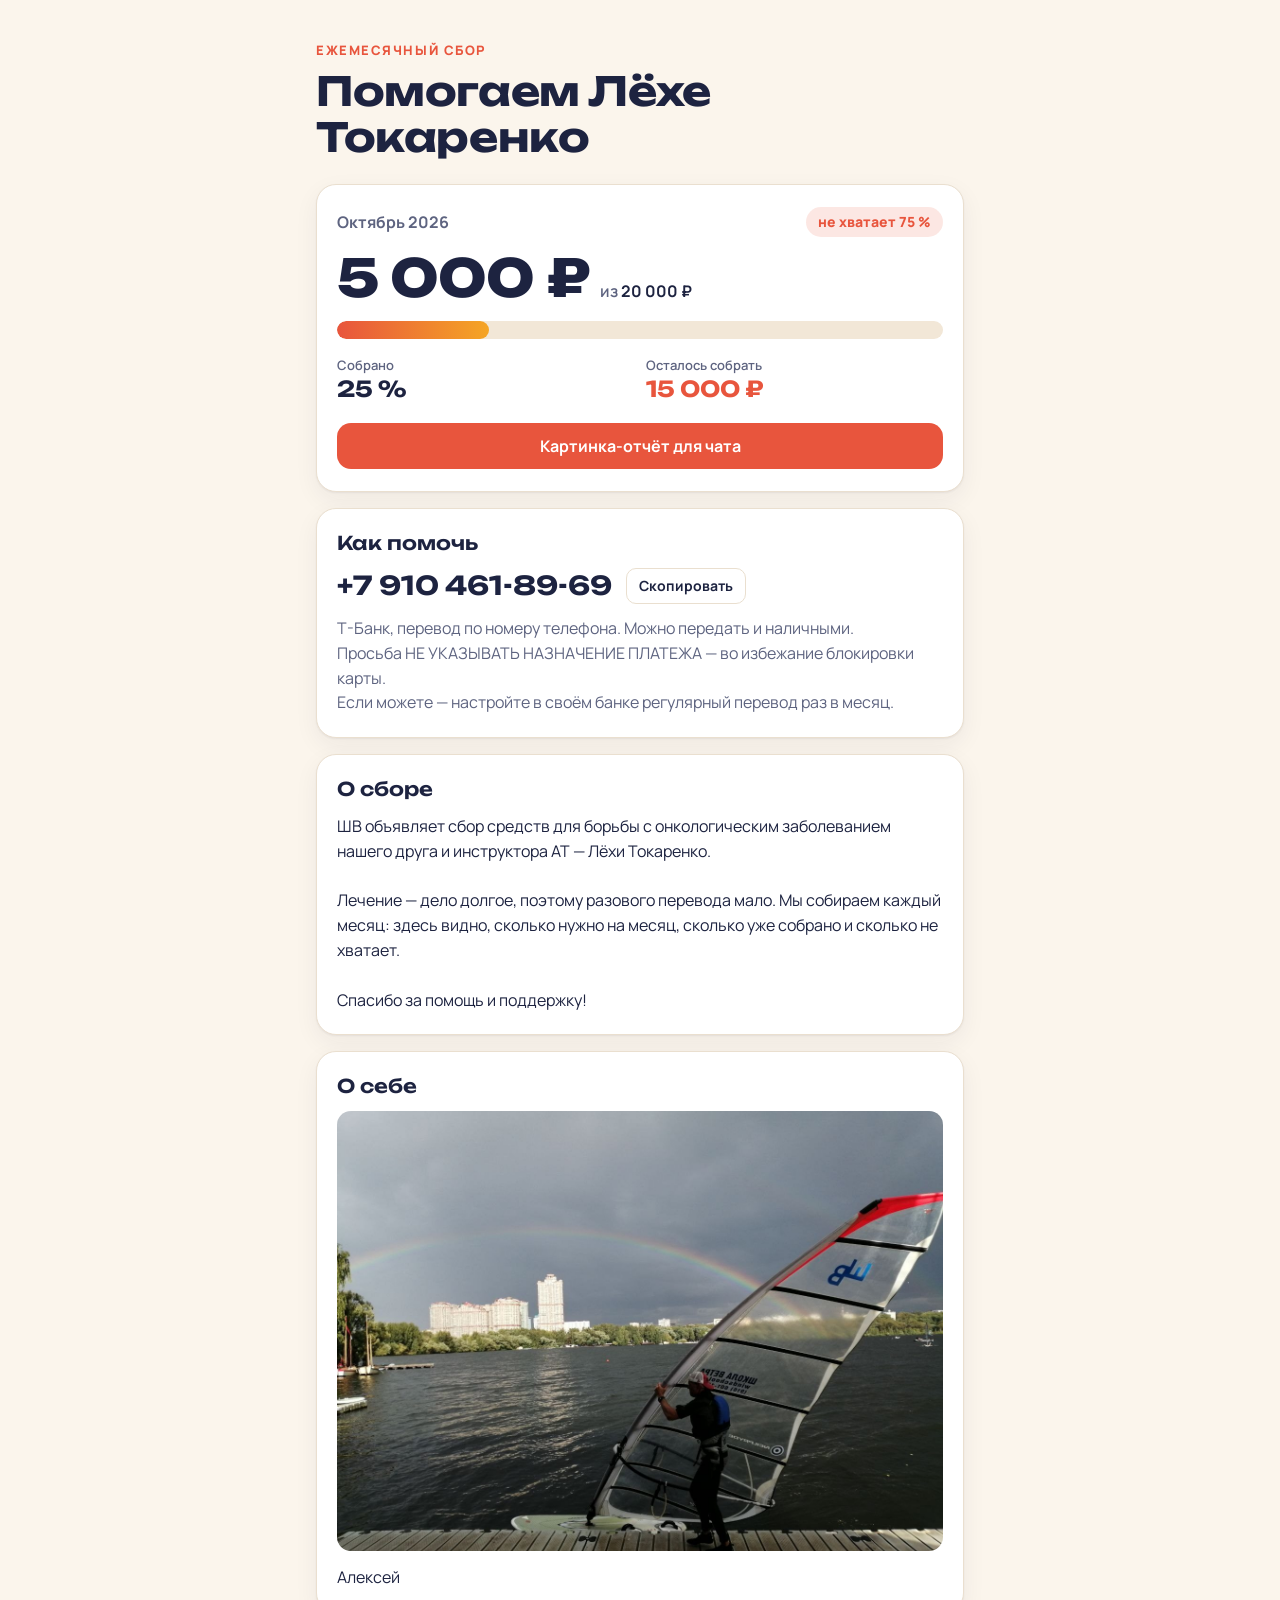
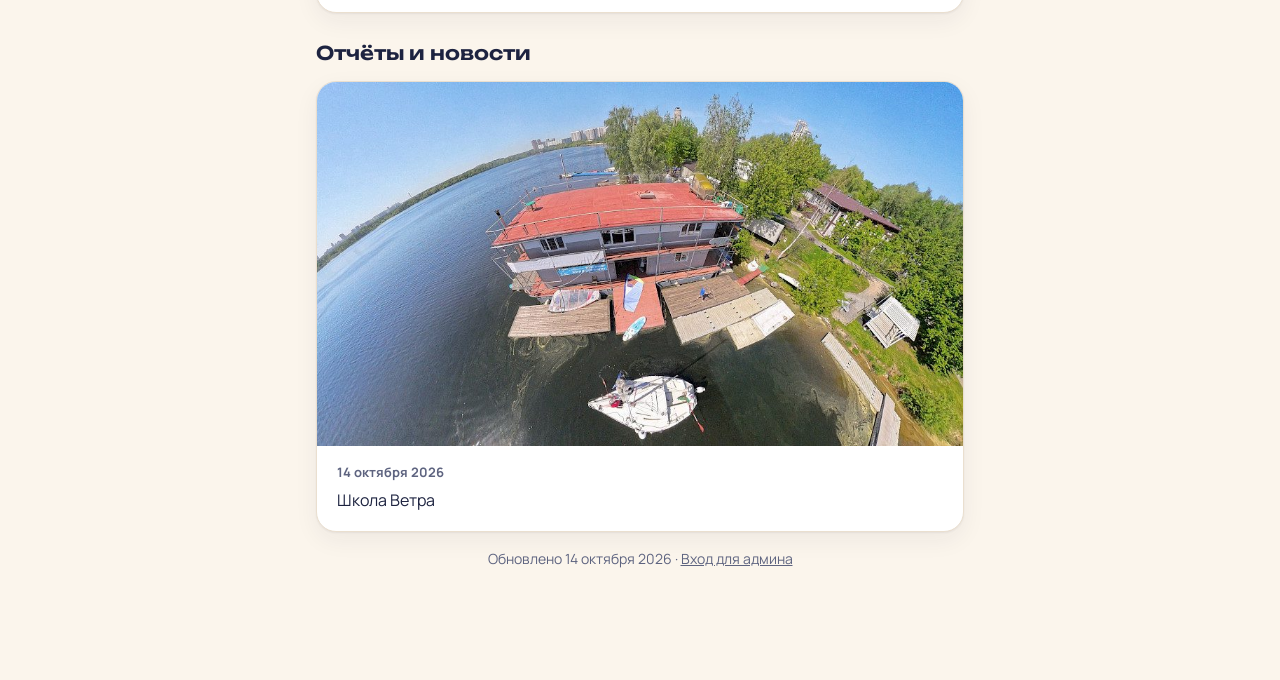
<file: index.html>
<!doctype html>
<html lang="ru">
<head>
<meta charset="utf-8">
<meta name="viewport" content="width=device-width, initial-scale=1">
<meta name="robots" content="noindex, nofollow">
<title>Ежемесячный сбор</title>
<link rel="preconnect" href="https://fonts.googleapis.com">
<link rel="preconnect" href="https://fonts.gstatic.com" crossorigin>
<link rel="stylesheet" href="https://fonts.googleapis.com/css2?family=Manrope:wght@400;600;700;800&family=Unbounded:wght@600;700;800&display=swap">
<link rel="stylesheet" href="style.css?v=6">
</head>
<body>
<header class="top">
  <div class="wrap">
    <p class="kicker">Ежемесячный сбор</p>
    <h1 id="title">Загрузка…</h1>
  </div>
</header>

<main class="wrap">
  <p id="loadErr" class="card msg err" hidden>Не удалось загрузить данные. Обновите страницу.</p>

  <section class="card" id="meter" hidden>
    <div class="meter-head">
      <span class="month" id="monthLabel"></span>
      <span class="pill" id="pill"></span>
    </div>
    <div id="noGoal" class="muted" hidden>Сумма на месяц пока не указана.</div>
    <div id="hasGoal">
      <div class="big">
        <span class="sum" id="collected"></span>
        <span class="of">из <b id="goal"></b></span>
      </div>
      <div class="bar" role="progressbar" aria-valuemin="0" aria-valuemax="100" id="bar">
        <div class="fill" id="fill"></div>
      </div>
      <div class="stats">
        <div><small>Собрано</small><b id="pct"></b></div>
        <div class="left"><small>Осталось собрать</small><b id="left"></b></div>
      </div>
    </div>
    <div class="need" id="needBox" hidden>
      <small>На что нужны деньги в этом месяце</small>
      <p class="pre" id="need"></p>
    </div>
    <button class="btn wide" id="reportBtn" type="button" hidden>Картинка-отчёт для чата</button>
  </section>

  <section class="card" id="help" hidden>
    <h2>Как помочь</h2>
    <div class="payto" id="paytoRow">
      <span class="num" id="payTo"></span>
      <button class="btn sm ghost" id="copyBtn" type="button">Скопировать</button>
    </div>
    <p class="pre muted" id="payNote"></p>
  </section>

  <section class="card" id="aboutSec" hidden>
    <h2>О сборе</h2>
    <p class="pre" id="about"></p>
  </section>

  <section class="card" id="meSec" hidden>
    <h2>О себе</h2>
    <img class="me-photo" id="mePhoto" alt="" hidden>
    <p class="pre" id="me"></p>
  </section>

  <section class="card" id="historySec" hidden>
    <h2>Прошлые месяцы</h2>
    <ul class="history" id="history"></ul>
  </section>

  <section id="newsSec" hidden>
    <h2 style="margin-top:28px">Отчёты и новости</h2>
    <div id="news"></div>
  </section>
</main>

<footer class="wrap">
  <span id="updated"></span><span id="sep" hidden> · </span><a href="admin.html">Вход для админа</a>
</footer>

<dialog id="reportDlg">
  <img id="reportImg" alt="Картинка-отчёт о сборе">
  <p class="hint">На телефоне картинку можно сохранить долгим нажатием.</p>
  <div class="dlg-actions">
    <button class="btn" id="shareBtn" type="button" hidden>Поделиться</button>
    <button class="btn" id="downloadBtn" type="button">Скачать</button>
    <button class="btn ghost" id="closeBtn" type="button">Закрыть</button>
  </div>
</dialog>

<script src="common.js?v=6"></script>
<script src="site.js?v=6"></script>
</body>
</html>
</file>
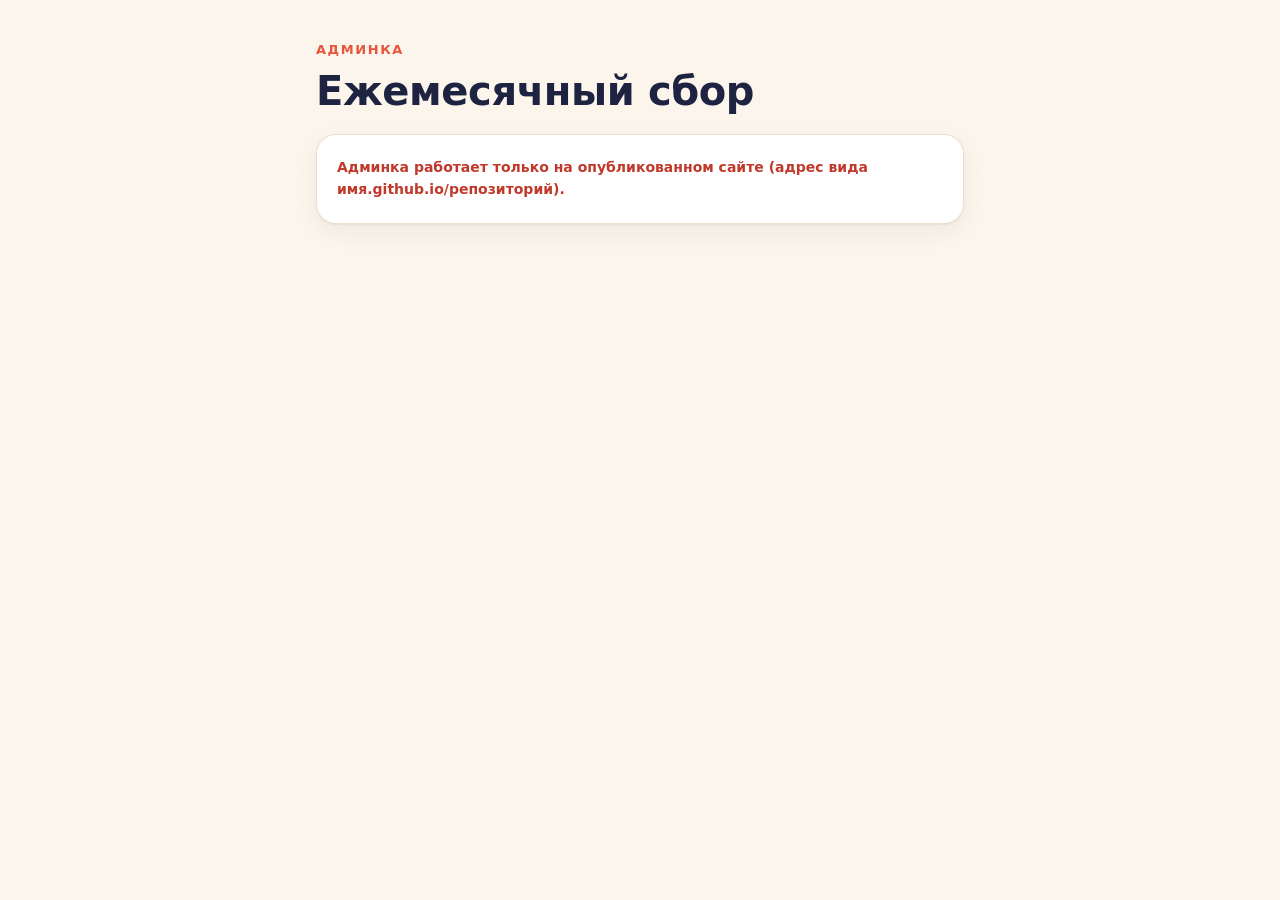
<file: admin.html>
<!doctype html>
<html lang="ru">
<head>
<meta charset="utf-8">
<meta name="viewport" content="width=device-width, initial-scale=1">
<meta name="robots" content="noindex, nofollow">
<meta http-equiv="Content-Security-Policy" content="default-src 'self'; script-src 'self'; connect-src 'self' https://api.github.com; img-src 'self' blob:; style-src 'self' 'unsafe-inline' https://fonts.googleapis.com; font-src https://fonts.gstatic.com; object-src 'none'; base-uri 'none'; form-action 'none'">
<title>Админка сбора</title>
<link rel="preconnect" href="https://fonts.googleapis.com">
<link rel="preconnect" href="https://fonts.gstatic.com" crossorigin>
<link rel="stylesheet" href="https://fonts.googleapis.com/css2?family=Manrope:wght@400;600;700;800&family=Unbounded:wght@600;700;800&display=swap">
<link rel="stylesheet" href="style.css?v=6">
</head>
<body>
<header class="top">
  <div class="wrap">
    <p class="kicker">Админка</p>
    <h1>Ежемесячный сбор</h1>
  </div>
</header>

<main class="wrap">
  <p class="card" id="loading">Загрузка…</p>
  <p class="card msg err" id="fatal" hidden></p>

  <!-- настройка входа: делает помощник — в первый раз, при новом пароле и когда ключ истёк -->
  <section class="card" id="setupSec" hidden>
    <h2>Настройка входа</h2>
    <p class="small muted">Делает помощник: в первый раз, когда нужен новый пароль и когда ключ истёк.
      Сайт хранит данные в своём репозитории на GitHub, поэтому админке нужен ключ GitHub
      с правом записи только в этот репозиторий. Ключ шифруется логином и паролем — админ входит только по ним.</p>
    <ol class="steps">
      <li>Откройте <a href="https://github.com/settings/personal-access-tokens" target="_blank" rel="noopener">ключи на GitHub</a> (Fine-grained tokens).
        Ключ уже есть — откройте его и нажмите <b>Regenerate token</b>: старый ключ и все старые пароли перестанут работать.
        Ключа нет — Generate new token. Если сделали новый ключ, а старый был, — удалите старый.</li>
      <li>Resource owner — владелец сайта. Expiration — самый долгий срок.
        Repository access — <b>Only select repositories</b> → только этот репозиторий.</li>
      <li>Permissions → Repository permissions → <b>Contents: Read and write</b>. Generate token.</li>
      <li>Вставьте ключ ниже, задайте логин, нажмите «Придумать пароль» и передайте логин и пароль админу.</li>
    </ol>
    <form id="setupForm" autocomplete="off">
      <label for="sToken" style="margin-top:16px">Ключ GitHub</label>
      <input id="sToken" type="password" required placeholder="github_pat_…" autocomplete="off">
      <label for="sLogin">Логин админа</label>
      <input id="sLogin" required autocomplete="username" autocapitalize="none" autocorrect="off" spellcheck="false">
      <div class="two">
        <div>
          <label for="sPass">Пароль</label>
          <input id="sPass" type="password" required minlength="10" autocomplete="new-password">
        </div>
        <div>
          <label for="sPass2">Ещё раз</label>
          <input id="sPass2" type="password" required minlength="10" autocomplete="new-password">
        </div>
      </div>
      <button class="btn sm ghost" type="button" id="genPass" style="margin-top:10px">Придумать пароль</button>
      <p class="hint">Не короче 10 символов, не только цифры, без логина внутри. Надёжнее — «Придумать пароль».</p>
      <button class="btn wide" type="submit">Сохранить и войти</button>
      <p class="msg" id="setupMsg"></p>
      <p class="hint">Вход по новому паролю заработает примерно через минуту.</p>
    </form>
    <p class="small" id="backToLogin" hidden><a href="#" id="toLogin">← Вернуться ко входу</a></p>
  </section>

  <!-- вход -->
  <section class="card" id="loginSec" hidden>
    <h2>Вход</h2>
    <form id="loginForm">
      <label for="lLogin">Логин</label>
      <input id="lLogin" required autocomplete="username" autocapitalize="none" autocorrect="off" spellcheck="false">
      <label for="lPass">Пароль</label>
      <input id="lPass" type="password" required autocomplete="current-password">
      <button class="btn wide" type="submit">Войти</button>
      <p class="msg" id="loginMsg"></p>
    </form>
    <p class="small muted" style="margin-top:16px"><a href="help.html">Инструкция</a> · <a href="#" id="toSetup">Настройка входа</a> — для помощника.</p>
  </section>

  <!-- рабочая часть -->
  <div id="app" hidden>
    <section class="card">
      <h2 id="curTitle">Сбор за месяц</h2>
      <div class="two">
        <div>
          <label for="goalIn">Сумма в месяц, ₽</label>
          <input id="goalIn" type="number" min="0" step="1" inputmode="numeric">
        </div>
        <div>
          <label for="collIn" id="collLabel">Собрано, ₽</label>
          <input id="collIn" type="number" min="0" step="1" inputmode="numeric">
        </div>
      </div>
      <p class="hint" id="curPreview"></p>
      <label for="noteIn">На что нужны деньги в этом месяце</label>
      <textarea id="noteIn" rows="3" placeholder="Например: курс лекарства — 15 000 ₽, анализы — 5 000 ₽"></textarea>
      <button class="btn ghost wide" type="button" id="newMonthBtn">Начать новый месяц</button>
      <details id="pastBox">
        <summary>Прошлые месяцы</summary>
        <div id="pastList"></div>
      </details>
    </section>

    <section class="card">
      <h2>Тексты на сайте</h2>
      <label for="titleIn">Заголовок</label>
      <input id="titleIn">
      <label for="aboutIn">О сборе</label>
      <textarea id="aboutIn" rows="6"></textarea>
      <label for="meIn">О себе — своими словами</label>
      <textarea id="meIn" rows="6" placeholder="Пусто — раздел на сайте не показывается"></textarea>
      <label for="mePhotoIn">Фото для «О себе» (по желанию)</label>
      <img class="preview-img" id="mePreview" alt="" hidden>
      <input id="mePhotoIn" type="file" accept="image/*">
      <button class="btn sm danger" type="button" id="meRemove" style="margin-top:8px" hidden>Убрать фото</button>
      <label for="payToIn">Куда переводить — номер телефона или карты</label>
      <input id="payToIn">
      <label for="payNoteIn">Пояснение к переводу</label>
      <textarea id="payNoteIn" rows="4"></textarea>
    </section>

    <div class="savebar">
      <button class="btn" type="button" id="saveBtn">Сохранить</button>
      <p class="msg" id="saveMsg"></p>
    </div>

    <section class="card">
      <h2>Новая запись: отчёт или новость</h2>
      <label for="newsText">Текст</label>
      <textarea id="newsText" rows="4"></textarea>
      <label for="newsPhoto">Фото (по желанию)</label>
      <input id="newsPhoto" type="file" accept="image/*">
      <img class="preview-img" id="newsPreview" alt="" hidden>
      <button class="btn wide" type="button" id="publishBtn">Опубликовать</button>
      <p class="msg" id="newsMsg"></p>
    </section>

    <section class="card">
      <h2>Опубликованные записи</h2>
      <div id="postList"></div>
      <p class="muted small" id="noPosts">Записей пока нет.</p>
      <p class="msg" id="postMsg"></p>
    </section>

    <nav class="adm-nav">
      <a class="btn ghost" href="./" target="_blank" rel="noopener">Открыть сайт</a>
      <a class="btn ghost" href="help.html" target="_blank" rel="noopener">Инструкция</a>
      <a class="btn ghost" href="#" id="logoutBtn">Выйти</a>
    </nav>
  </div>
</main>

<script src="common.js?v=6"></script>
<script src="admin.js?v=6"></script>
</body>
</html>
</file>
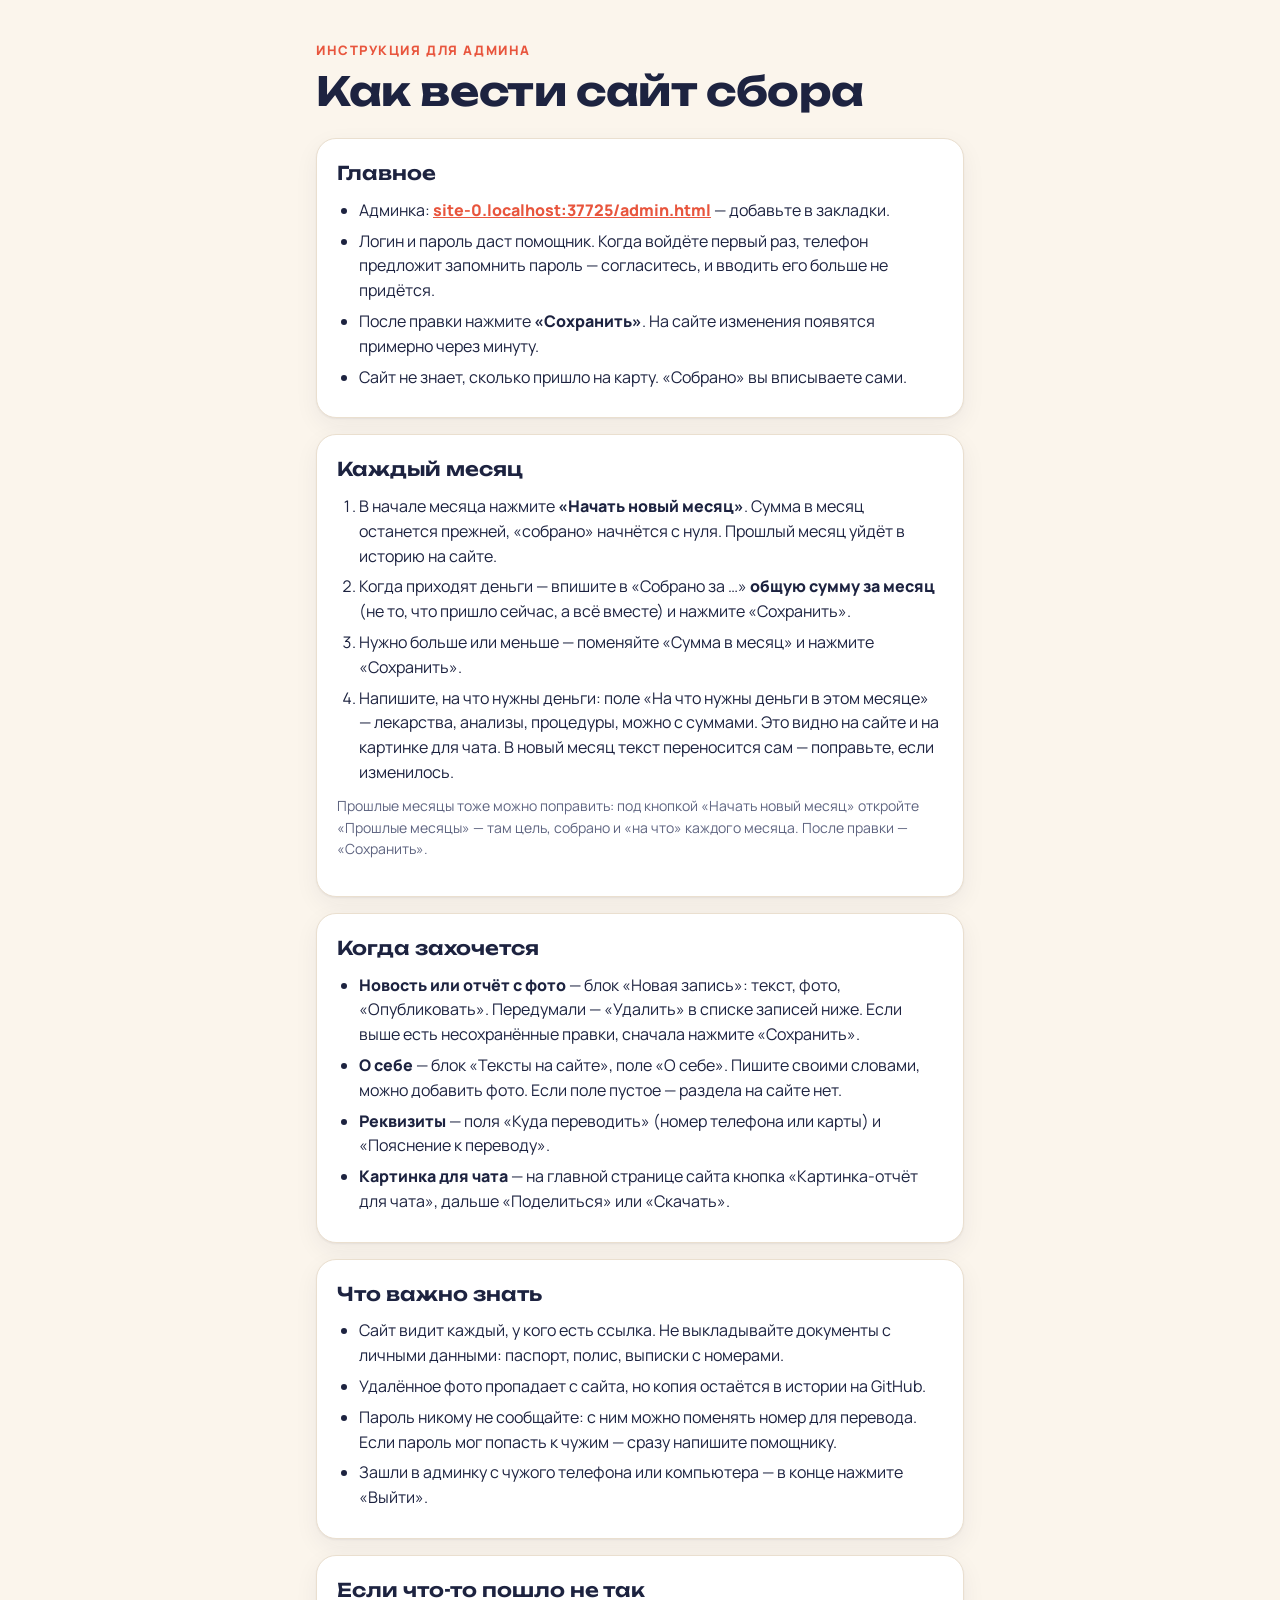
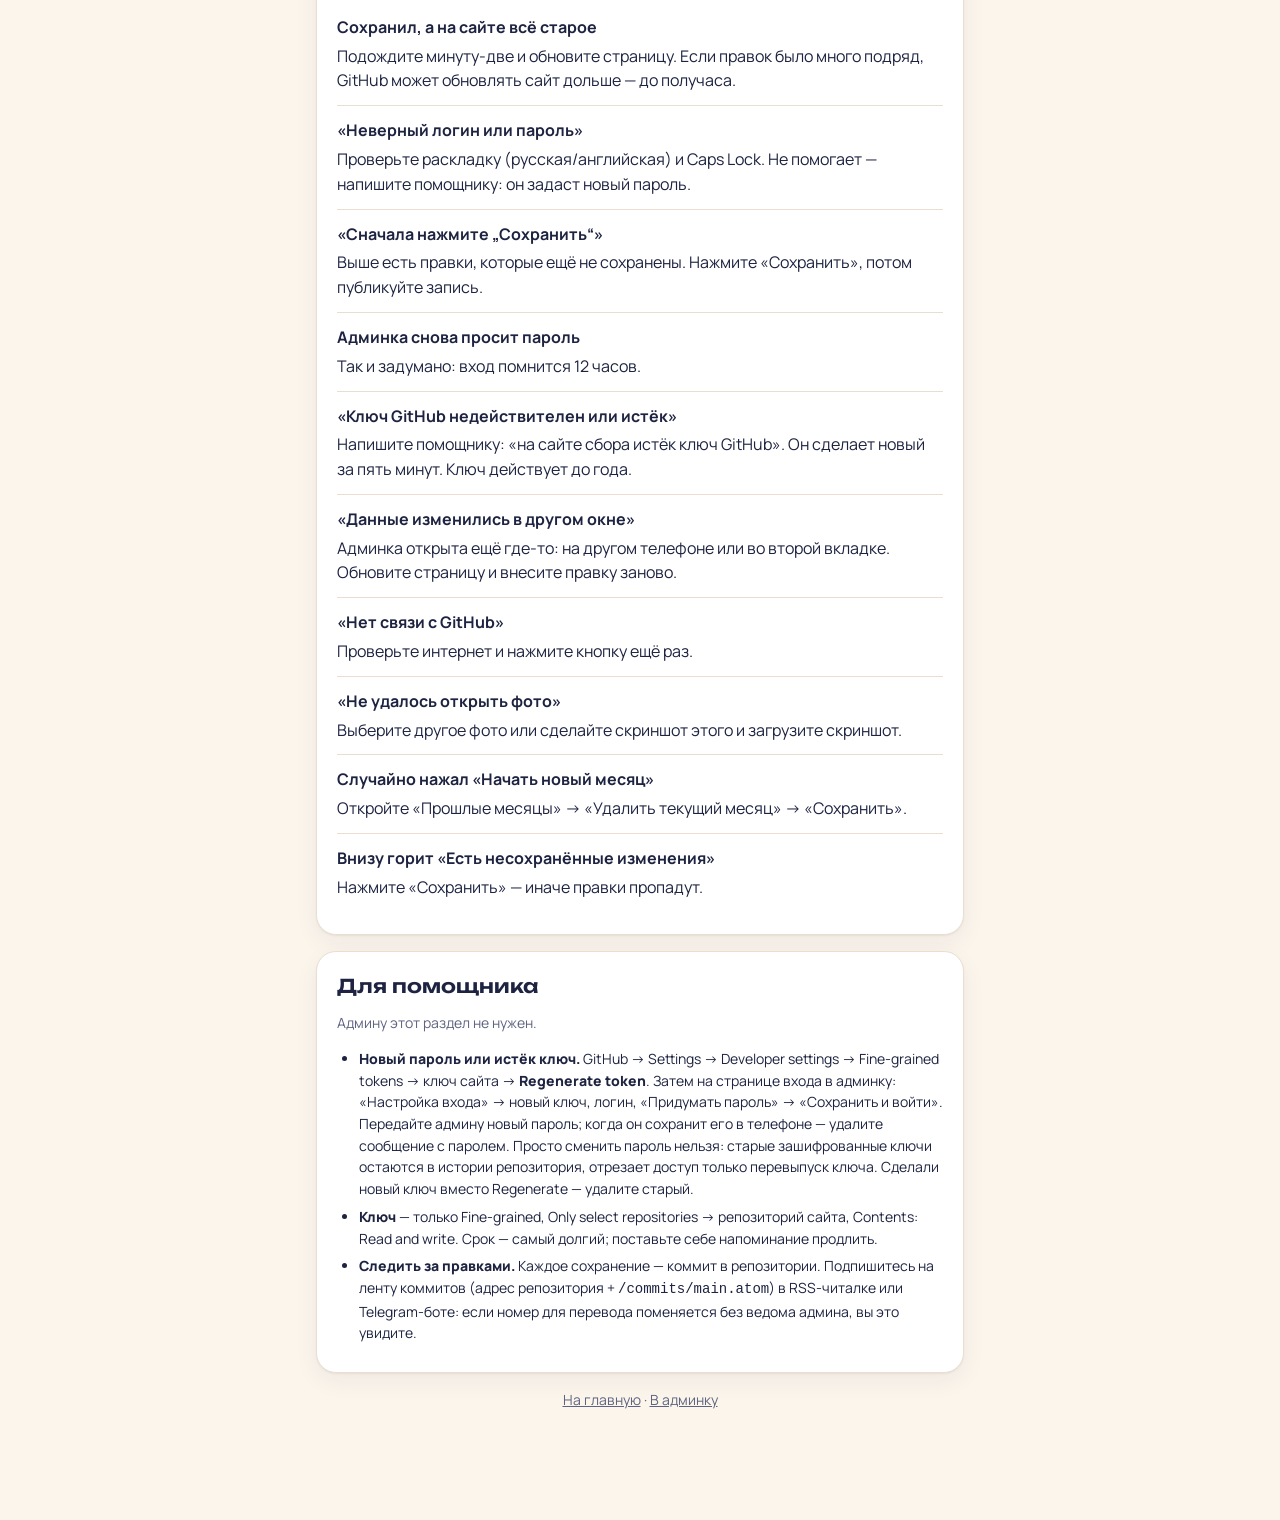
<file: help.html>
<!doctype html>
<html lang="ru">
<head>
<meta charset="utf-8">
<meta name="viewport" content="width=device-width, initial-scale=1">
<meta name="robots" content="noindex, nofollow">
<title>Инструкция для админа</title>
<link rel="preconnect" href="https://fonts.googleapis.com">
<link rel="preconnect" href="https://fonts.gstatic.com" crossorigin>
<link rel="stylesheet" href="https://fonts.googleapis.com/css2?family=Manrope:wght@400;600;700;800&family=Unbounded:wght@600;700;800&display=swap">
<link rel="stylesheet" href="style.css?v=6">
<style>
  .help ol, .help ul { padding-left: 22px; margin: 0; }
  .help li { margin: 6px 0; }
  .help li b { font-weight: 800; }
  .faq { padding: 12px 0; border-top: 1px solid var(--line); }
  .faq:first-of-type { border-top: 0; padding-top: 0; }
  .faq p { margin: 4px 0 0; }
  .url { font-weight: 800; overflow-wrap: anywhere; }
</style>
</head>
<body>
<header class="top">
  <div class="wrap">
    <p class="kicker">Инструкция для админа</p>
    <h1>Как вести сайт сбора</h1>
  </div>
</header>

<main class="wrap help">
  <section class="card">
    <h2>Главное</h2>
    <ul>
      <li>Админка: <a class="url" id="adminUrl" href="admin.html">admin.html</a> — добавьте в закладки.</li>
      <li>Логин и пароль даст помощник. Когда войдёте первый раз, телефон предложит запомнить пароль —
        согласитесь, и вводить его больше не придётся.</li>
      <li>После правки нажмите <b>«Сохранить»</b>. На сайте изменения появятся примерно через минуту.</li>
      <li>Сайт не знает, сколько пришло на карту. «Собрано» вы вписываете сами.</li>
    </ul>
  </section>

  <section class="card">
    <h2>Каждый месяц</h2>
    <ol>
      <li>В начале месяца нажмите <b>«Начать новый месяц»</b>. Сумма в месяц останется прежней,
        «собрано» начнётся с нуля. Прошлый месяц уйдёт в историю на сайте.</li>
      <li>Когда приходят деньги — впишите в «Собрано за …» <b>общую сумму за месяц</b>
        (не то, что пришло сейчас, а всё вместе) и нажмите «Сохранить».</li>
      <li>Нужно больше или меньше — поменяйте «Сумма в месяц» и нажмите «Сохранить».</li>
      <li>Напишите, на что нужны деньги: поле «На что нужны деньги в этом месяце» — лекарства,
        анализы, процедуры, можно с суммами. Это видно на сайте и на картинке для чата.
        В новый месяц текст переносится сам — поправьте, если изменилось.</li>
    </ol>
    <p class="small muted" style="margin-top:10px">Прошлые месяцы тоже можно поправить: под кнопкой
      «Начать новый месяц» откройте «Прошлые месяцы» — там цель, собрано и «на что» каждого месяца.
      После правки — «Сохранить».</p>
  </section>

  <section class="card">
    <h2>Когда захочется</h2>
    <ul>
      <li><b>Новость или отчёт с фото</b> — блок «Новая запись»: текст, фото, «Опубликовать».
        Передумали — «Удалить» в списке записей ниже. Если выше есть несохранённые правки,
        сначала нажмите «Сохранить».</li>
      <li><b>О себе</b> — блок «Тексты на сайте», поле «О себе». Пишите своими словами, можно добавить фото.
        Если поле пустое — раздела на сайте нет.</li>
      <li><b>Реквизиты</b> — поля «Куда переводить» (номер телефона или карты) и «Пояснение к переводу».</li>
      <li><b>Картинка для чата</b> — на главной странице сайта кнопка «Картинка-отчёт для чата»,
        дальше «Поделиться» или «Скачать».</li>
    </ul>
  </section>

  <section class="card">
    <h2>Что важно знать</h2>
    <ul>
      <li>Сайт видит каждый, у кого есть ссылка. Не выкладывайте документы с личными данными:
        паспорт, полис, выписки с номерами.</li>
      <li>Удалённое фото пропадает с сайта, но копия остаётся в истории на GitHub.</li>
      <li>Пароль никому не сообщайте: с ним можно поменять номер для перевода.
        Если пароль мог попасть к чужим — сразу напишите помощнику.</li>
      <li>Зашли в админку с чужого телефона или компьютера — в конце нажмите «Выйти».</li>
    </ul>
  </section>

  <section class="card">
    <h2>Если что-то пошло не так</h2>
    <div class="faq"><b>Сохранил, а на сайте всё старое</b>
      <p>Подождите минуту-две и обновите страницу. Если правок было много подряд, GitHub может
        обновлять сайт дольше — до получаса.</p></div>
    <div class="faq"><b>«Неверный логин или пароль»</b>
      <p>Проверьте раскладку (русская/английская) и Caps Lock. Не помогает — напишите помощнику:
        он задаст новый пароль.</p></div>
    <div class="faq"><b>«Сначала нажмите „Сохранить“»</b>
      <p>Выше есть правки, которые ещё не сохранены. Нажмите «Сохранить», потом публикуйте запись.</p></div>
    <div class="faq"><b>Админка снова просит пароль</b>
      <p>Так и задумано: вход помнится 12 часов.</p></div>
    <div class="faq"><b>«Ключ GitHub недействителен или истёк»</b>
      <p>Напишите помощнику: «на сайте сбора истёк ключ GitHub». Он сделает новый за пять минут.
        Ключ действует до года.</p></div>
    <div class="faq"><b>«Данные изменились в другом окне»</b>
      <p>Админка открыта ещё где-то: на другом телефоне или во второй вкладке. Обновите страницу
        и внесите правку заново.</p></div>
    <div class="faq"><b>«Нет связи с GitHub»</b>
      <p>Проверьте интернет и нажмите кнопку ещё раз.</p></div>
    <div class="faq"><b>«Не удалось открыть фото»</b>
      <p>Выберите другое фото или сделайте скриншот этого и загрузите скриншот.</p></div>
    <div class="faq"><b>Случайно нажал «Начать новый месяц»</b>
      <p>Откройте «Прошлые месяцы» → «Удалить текущий месяц» → «Сохранить».</p></div>
    <div class="faq"><b>Внизу горит «Есть несохранённые изменения»</b>
      <p>Нажмите «Сохранить» — иначе правки пропадут.</p></div>
  </section>

  <section class="card">
    <h2>Для помощника</h2>
    <p class="small muted">Админу этот раздел не нужен.</p>
    <ul class="small">
      <li><b>Новый пароль или истёк ключ.</b> GitHub → Settings → Developer settings → Fine-grained tokens →
        ключ сайта → <b>Regenerate token</b>. Затем на странице входа в админку: «Настройка входа» →
        новый ключ, логин, «Придумать пароль» → «Сохранить и войти». Передайте админу новый пароль;
        когда он сохранит его в телефоне — удалите сообщение с паролем.
        Просто сменить пароль нельзя: старые зашифрованные ключи остаются в истории репозитория,
        отрезает доступ только перевыпуск ключа. Сделали новый ключ вместо Regenerate — удалите старый.</li>
      <li><b>Ключ</b> — только Fine-grained, Only select repositories → репозиторий сайта,
        Contents: Read and write. Срок — самый долгий; поставьте себе напоминание продлить.</li>
      <li><b>Следить за правками.</b> Каждое сохранение — коммит в репозитории. Подпишитесь на ленту
        коммитов (адрес репозитория + <code>/commits/main.atom</code>) в RSS-читалке или Telegram-боте:
        если номер для перевода поменяется без ведома админа, вы это увидите.</li>
    </ul>
  </section>
</main>

<footer class="wrap"><a href="./">На главную</a> · <a href="admin.html">В админку</a></footer>

<script>
  document.getElementById('adminUrl').textContent =
    (location.host + location.pathname).replace(/help(\.html)?$/, 'admin.html');
</script>
</body>
</html>
</file>
<file: style.css>
:root {
  --bg: #FBF5EC;
  --surface: #FFFFFF;
  --ink: #1D2340;
  --muted: #5E6480;
  --line: #EADFCF;
  --track: #F2E7D7;
  --accent: #E8553D;
  --accent-2: #F5A524;
  --accent-ink: #FFFFFF;
  --ok: #2E7DBA;
  --danger: #C0392B;
  --shadow: 0 1px 2px rgba(29, 35, 64, .06), 0 8px 24px rgba(29, 35, 64, .06);
  --font-head: "Unbounded", system-ui, sans-serif;
  --font-body: "Manrope", system-ui, -apple-system, "Segoe UI", sans-serif;
  color-scheme: light;
}
@media (prefers-color-scheme: dark) {
  :root {
    --bg: #14172A;
    --surface: #1D2140;
    --ink: #F4EEE4;
    --muted: #A6A9C2;
    --line: #2C3156;
    --track: #2A2F52;
    --accent: #FF6B52;
    --ok: #6FB3E8;
    --danger: #FF7B6B;
    --shadow: none;
    color-scheme: dark;
  }
}

* { box-sizing: border-box; }
html { -webkit-text-size-adjust: 100%; }
body {
  margin: 0;
  background: var(--bg);
  color: var(--ink);
  font: 16px/1.55 var(--font-body);
  /* запас прокрутки внизу всех страниц: последний блок не прилипает к краю экрана */
  padding-bottom: calc(110px + env(safe-area-inset-bottom, 0px));
}
img { max-width: 100%; display: block; }
a { color: var(--accent); }
[hidden] { display: none !important; }

.wrap { max-width: 680px; margin: 0 auto; padding: 0 16px; }

/* шапка */
.top { padding: 40px 0 8px; }
.kicker {
  margin: 0 0 8px;
  font-weight: 800;
  font-size: 13px;
  letter-spacing: .12em;
  text-transform: uppercase;
  color: var(--accent);
}
h1 {
  margin: 0;
  font: 700 clamp(26px, 6.5vw, 40px)/1.15 var(--font-head);
  letter-spacing: -.01em;
  overflow-wrap: anywhere;
}
h2 {
  margin: 0 0 12px;
  font: 600 19px/1.3 var(--font-head);
}

/* карточки */
.card {
  background: var(--surface);
  border: 1px solid var(--line);
  border-radius: 20px;
  padding: 22px 20px;
  margin: 16px 0;
  box-shadow: var(--shadow);
}
.pre { white-space: pre-line; overflow-wrap: anywhere; margin: 0; }
.muted { color: var(--muted); }
.small { font-size: 14px; }

/* полоска сбора */
.meter-head {
  display: flex; justify-content: space-between; align-items: center; gap: 12px;
  margin-bottom: 14px;
}
.month { font-weight: 700; color: var(--muted); }
.pill {
  font-weight: 800; font-size: 14px;
  padding: 4px 12px; border-radius: 999px;
  background: color-mix(in srgb, var(--accent) 14%, transparent);
  color: var(--accent);
  white-space: nowrap;
}
.pill.done { background: color-mix(in srgb, var(--ok) 16%, transparent); color: var(--ok); }
.big { display: flex; flex-wrap: wrap; align-items: baseline; gap: 4px 10px; margin-bottom: 16px; }
.big .sum { font: 800 clamp(34px, 9vw, 52px)/1.05 var(--font-head); letter-spacing: -.02em; }
.big .of { color: var(--muted); font-weight: 600; }
.big .of b { color: var(--ink); }
.bar {
  height: 18px; border-radius: 999px; background: var(--track); overflow: hidden;
}
.bar .fill {
  height: 100%; width: 0; border-radius: inherit;
  background: linear-gradient(90deg, var(--accent), var(--accent-2));
  transition: width .8s cubic-bezier(.2, .8, .2, 1);
}
.bar.slim { height: 8px; }
.stats { display: grid; grid-template-columns: 1fr 1fr; gap: 12px; margin-top: 16px; }
.stats small { display: block; color: var(--muted); font-weight: 600; font-size: 13px; }
.stats b { font: 700 22px/1.2 var(--font-head); }
.stats .left b { color: var(--accent); }

.need {
  margin-top: 18px; padding: 12px 14px; border-radius: 12px;
  background: color-mix(in srgb, var(--accent) 7%, transparent);
}
.need small { display: block; color: var(--muted); font-weight: 700; font-size: 13px; margin-bottom: 4px; }

/* кнопки */
.btn {
  display: inline-flex; align-items: center; justify-content: center; gap: 8px;
  min-height: 46px; padding: 10px 18px;
  border: 0; border-radius: 14px;
  background: var(--accent); color: var(--accent-ink);
  font: 700 16px/1.2 var(--font-body);
  cursor: pointer; text-decoration: none;
}
.btn:hover { filter: brightness(1.05); }
.btn:disabled { opacity: .55; cursor: default; filter: none; }
.btn.ghost { background: transparent; color: var(--ink); border: 1.5px solid var(--line); }
.btn.danger { background: transparent; color: var(--danger); border: 1.5px solid var(--line); }
.btn.wide { width: 100%; margin-top: 20px; }
.btn.sm { min-height: 36px; padding: 6px 12px; font-size: 14px; border-radius: 10px; }

/* как помочь */
.payto {
  display: flex; flex-wrap: wrap; align-items: center; gap: 10px 14px;
  margin-bottom: 12px;
}
.payto .num { font: 700 clamp(20px, 5.5vw, 26px)/1.2 var(--font-head); overflow-wrap: anywhere; }

.me-photo { width: 100%; max-height: 440px; object-fit: cover; border-radius: 14px; margin-bottom: 14px; }

/* прошлые месяцы */
.history { list-style: none; margin: 0; padding: 0; }
.history li { padding: 12px 0; border-top: 1px solid var(--line); }
.history li:first-child { border-top: 0; padding-top: 0; }
.history .row { display: flex; justify-content: space-between; gap: 12px; margin-bottom: 6px; font-size: 15px; }
.history .row span:last-child { color: var(--muted); text-align: right; }

/* новости */
.post { padding: 0; overflow: hidden; }
.post .photo { display: block; background: var(--track); }
.post .photo img { width: 100%; max-height: 520px; object-fit: cover; }
.post .body { padding: 16px 20px 18px; }
.post time { display: block; font-size: 13px; font-weight: 700; color: var(--muted); margin-bottom: 6px; }

footer { padding: 24px 0; text-align: center; font-size: 14px; color: var(--muted); }
footer a { color: var(--muted); }

/* окно картинки-отчёта */
dialog {
  border: 0; border-radius: 20px; padding: 16px;
  background: var(--surface); color: var(--ink);
  width: min(440px, calc(100vw - 32px));
  max-height: calc(100dvh - 32px);
}
dialog::backdrop { background: rgba(10, 12, 24, .6); }
dialog img { width: 100%; border-radius: 12px; }
.dlg-actions { display: flex; flex-wrap: wrap; gap: 8px; margin-top: 12px; }
.dlg-actions .btn { flex: 1 1 120px; }

/* формы (админка) */
label { display: block; font-weight: 700; font-size: 14px; margin: 14px 0 6px; }
label:first-child { margin-top: 0; }
input, textarea {
  width: 100%;
  padding: 11px 13px;
  border: 1.5px solid var(--line); border-radius: 12px;
  background: var(--bg); color: var(--ink);
  font: 16px/1.4 var(--font-body);
}
input:focus, textarea:focus { outline: 2px solid var(--accent); outline-offset: 1px; }
textarea { min-height: 96px; resize: vertical; }
input[type="file"] { padding: 9px; }
.hint { margin: 6px 0 0; font-size: 13px; color: var(--muted); }
.msg { margin: 12px 0 0; font-weight: 700; font-size: 14px; }
.msg.err { color: var(--danger); }
.msg.ok { color: var(--ok); }
.two { display: grid; grid-template-columns: 1fr 1fr; gap: 0 12px; }
.savebar {
  position: sticky; bottom: 0; z-index: 5;
  display: flex; align-items: center; gap: 12px;
  padding: 12px 16px; margin: 0 -16px;
  background: color-mix(in srgb, var(--bg) 92%, transparent);
  backdrop-filter: blur(6px);
  border-top: 1px solid var(--line);
}
.savebar .msg { margin: 0; }
.mrow { display: grid; grid-template-columns: 1fr 1fr auto; gap: 8px; align-items: end; padding: 10px 0; border-top: 1px solid var(--line); }
.mrow .mname, .mrow .mnote { grid-column: 1 / -1; }
.mrow .mname { font-weight: 700; }
.mrow textarea { min-height: 60px; }
.mrow label { margin: 0 0 4px; font-weight: 600; font-size: 13px; color: var(--muted); }
.adm-post { display: flex; gap: 12px; align-items: flex-start; padding: 12px 0; border-top: 1px solid var(--line); }
.adm-post:first-child { border-top: 0; }
.adm-post img { width: 64px; height: 64px; object-fit: cover; border-radius: 10px; flex: none; }
.adm-post .t { flex: 1; min-width: 0; font-size: 14px; }
.adm-post .t p { margin: 2px 0 0; white-space: pre-line; overflow-wrap: anywhere; display: -webkit-box; -webkit-line-clamp: 3; -webkit-box-orient: vertical; overflow: hidden; }
.preview-img { margin-top: 10px; max-height: 220px; border-radius: 12px; }
.adm-nav { display: flex; flex-wrap: wrap; gap: 10px; margin-top: 24px; }
.adm-nav .btn { flex: 1 1 140px; min-height: 52px; font-size: 17px; }
details summary { cursor: pointer; font-weight: 700; margin-top: 18px; }
ol.steps { padding-left: 20px; margin: 8px 0 0; font-size: 14px; }
ol.steps li { margin: 4px 0; }

@media (prefers-reduced-motion: reduce) {
  .bar .fill { transition: none; }
}
</file>
